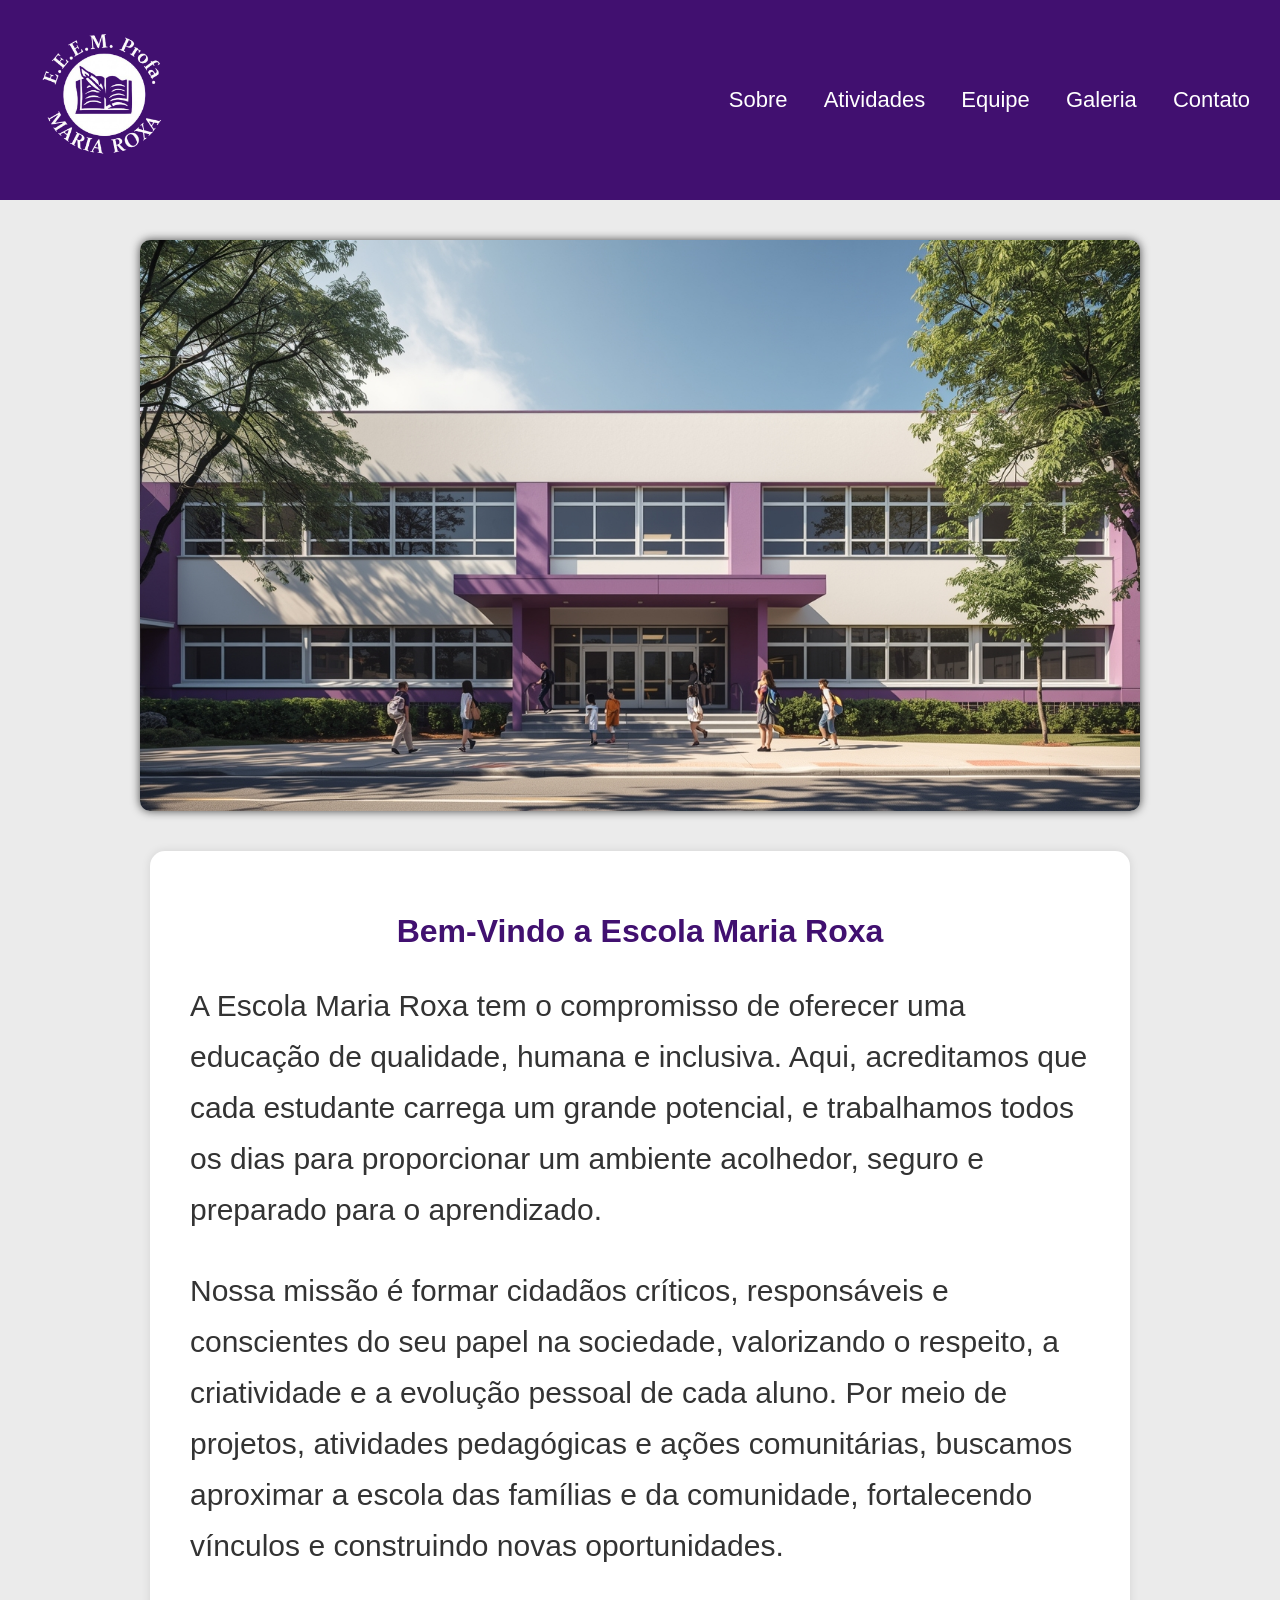
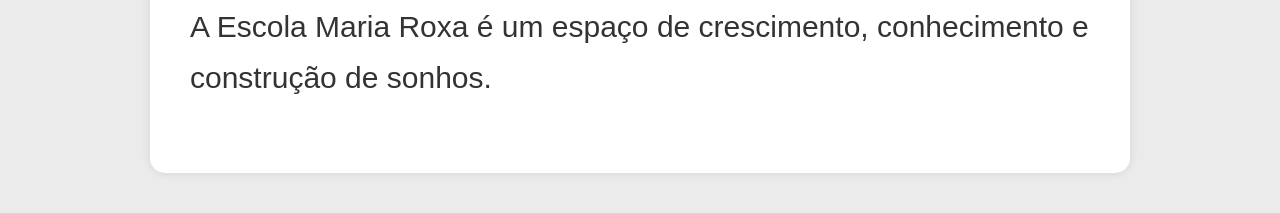
<file: index.html>
<!DOCTYPE html>
<html lang="pt-br">
<head>
    <meta charset="UTF-8">
    <meta name="viewport" content="width=device-width, initial-scale=1.0">
    <link rel="stylesheet" href="css/style.css">
    <link rel="icon" href="imagens/icones/img-logo.png">
    <title>Maria Roxa</title>
</head>
<body>
    <header class="header">
        <a href="index.html">
            <img src="imagens/icones/img-logo.png" class="img-logo">
        </a>
        <nav>
            <a href="sobre.html" class="nav-menu"> Sobre </a>

            <a href="atividades.html" class="nav-menu"> Atividades </a>
            
            <a href="equipe.html" class="nav-menu"> Equipe </a>

            <a href="galeria.html" class="nav-menu"> Galeria </a>

            <a href="contato.html" class="nav-menu"> Contato </a>
        </nav>
    </header>

    <div class="container-img">
        <img src="imagens/slider/img-escola.jpg" class="escola">
    </div>

    <div class="container-texto"> 
        <h1> Bem-Vindo a Escola Maria Roxa </h1>
        <p> A Escola Maria Roxa tem o compromisso de oferecer uma educação de qualidade, humana e inclusiva. Aqui, acreditamos que cada estudante carrega um grande potencial, e trabalhamos todos os dias para proporcionar um ambiente acolhedor, seguro e preparado para o aprendizado. <br>

        <p> Nossa missão é formar cidadãos críticos, responsáveis e conscientes do seu papel na sociedade, valorizando o respeito, a criatividade e a evolução pessoal de cada aluno. Por meio de projetos, atividades pedagógicas e ações comunitárias, buscamos aproximar a escola das famílias e da comunidade, fortalecendo vínculos e construindo novas oportunidades. <br>

        <p> A Escola Maria Roxa é um espaço de crescimento, conhecimento e construção de sonhos.</p>
        </div>
</body>
</html>
</file>
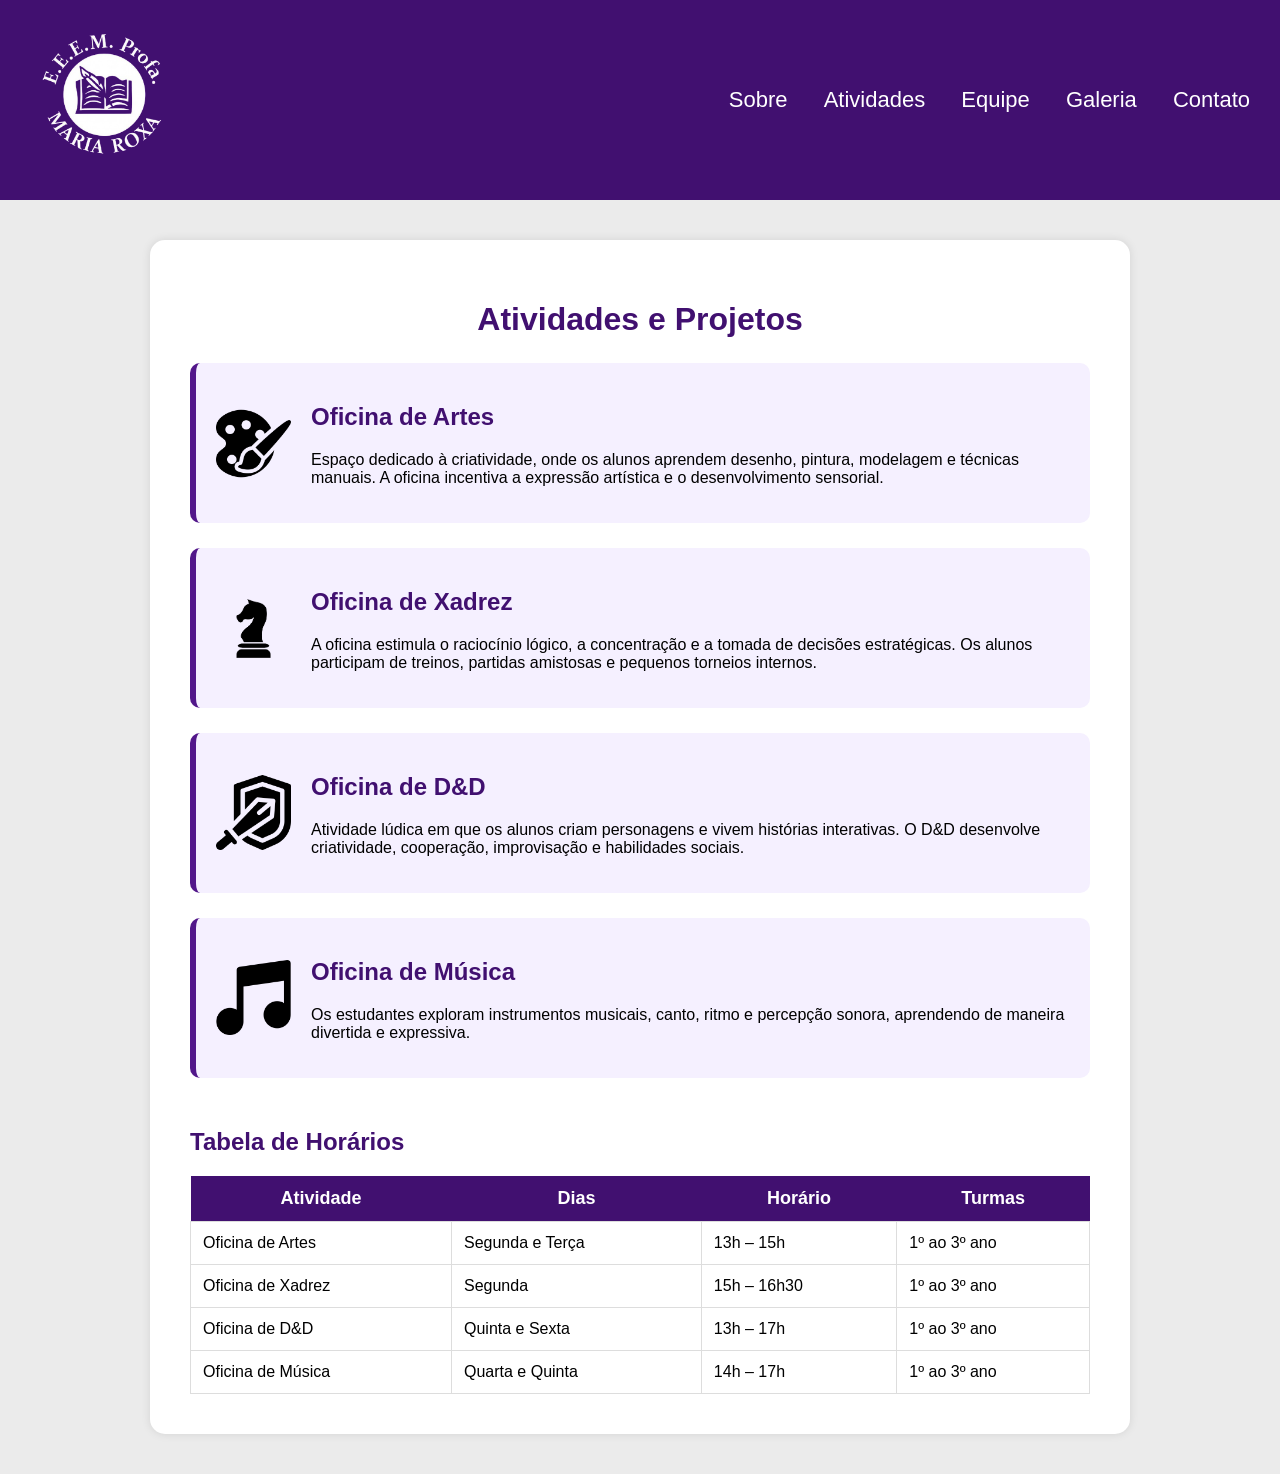
<file: atividades.html>
<!DOCTYPE html>
<html lang="pt-br">
<head>
    <meta charset="UTF-8">
    <meta name="viewport" content="width=device-width, initial-scale=1.0">
    <link rel="stylesheet" href="css/style-atividades.css">
    <link rel="icon" href="imagens/icones/img-logo.png">
    <title>Atividades - Escola Maria Roxa</title>
</head>
<body>

<header class="header">
    <a href="index.html">
        <img src="imagens/icones/img-logo.png" class="img-logo">
    </a>

        <nav>
            <a href="sobre.html" class="nav-menu"> Sobre </a>

            <a href="atividades.html" class="nav-menu"> Atividades </a>

            <a href="equipe.html" class="nav-menu"> Equipe </a>

            <a href="galeria.html" class="nav-menu"> Galeria </a>

            <a href="contato.html" class="nav-menu"> Contato </a>
        </nav>
</header>

<div class="container">

    <h1>Atividades e Projetos</h1>

    <div class="atividade">
        <img src="imagens/icones/img-artes.png">
        <div>
            <h2>Oficina de Artes</h2>
            <p>
                Espaço dedicado à criatividade, onde os alunos aprendem desenho, pintura, modelagem e técnicas manuais.
                A oficina incentiva a expressão artística e o desenvolvimento sensorial.
            </p>
        </div>
    </div>

    <div class="atividade">
        <img src="imagens/icones/img-xadrez.png">
        <div>
            <h2>Oficina de Xadrez</h2>
            <p>
                A oficina estimula o raciocínio lógico, a concentração e a tomada de decisões estratégicas.
                Os alunos participam de treinos, partidas amistosas e pequenos torneios internos.
            </p>
        </div>
    </div>

    <div class="atividade">
        <img src="imagens/icones/img-D&D.png">
        <div>
            <h2>Oficina de D&D</h2>
            <p>
                Atividade lúdica em que os alunos criam personagens e vivem histórias interativas.
                O D&D desenvolve criatividade, cooperação, improvisação e habilidades sociais.
            </p>
        </div>
    </div>

    <div class="atividade">
        <img src="imagens/icones/img-musica.png">
        <div>
            <h2>Oficina de Música</h2>
            <p>
                Os estudantes exploram instrumentos musicais, canto, ritmo e percepção sonora,
                aprendendo de maneira divertida e expressiva.
            </p>
        </div>
    </div>

    <h2 class="tabela">Tabela de Horários</h2>

    <table>
        <tr>
            <th>Atividade</th>
            <th>Dias</th>
            <th>Horário</th>
            <th>Turmas</th>
        </tr>

        <tr>
            <td>Oficina de Artes</td>
            <td>Segunda e Terça</td>
            <td>13h – 15h</td>
            <td>1º ao 3º ano</td>
        </tr>

        <tr>
            <td>Oficina de Xadrez</td>
            <td>Segunda</td>
            <td>15h – 16h30</td>
            <td>1º ao 3º ano</td>
        </tr>

        <tr>
            <td>Oficina de D&D</td>
            <td>Quinta e Sexta</td>
            <td>13h – 17h</td>
            <td>1º ao 3º ano</td>
        </tr>

        <tr>
            <td>Oficina de Música</td>
            <td>Quarta e Quinta</td>
            <td>14h – 17h</td>
            <td>1º ao 3º ano</td>
        </tr>
    </table>

</div>

</body>
</html>
</file>
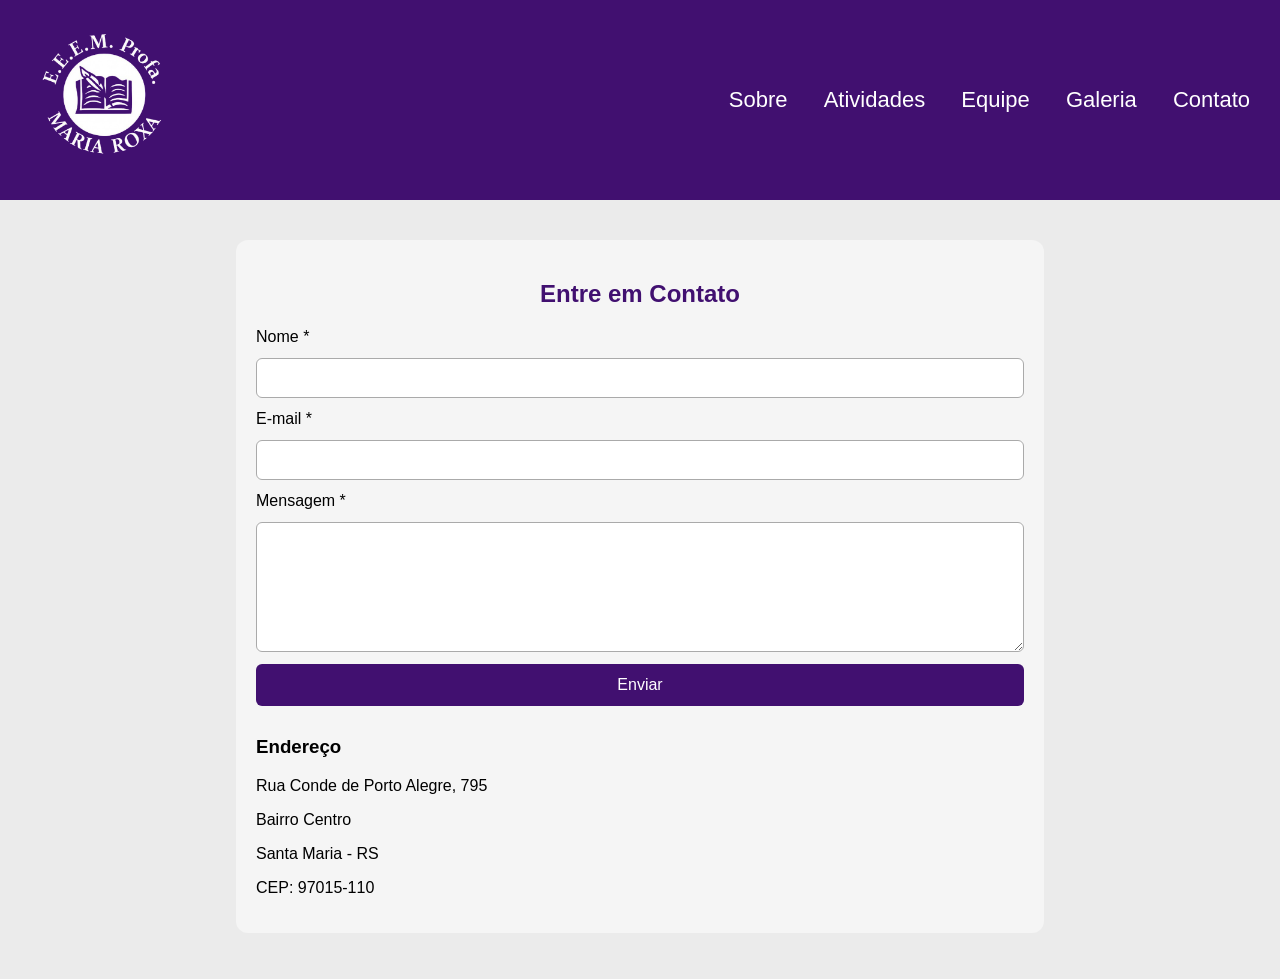
<file: contato.html>
<!DOCTYPE html>
<html lang="pt-br">
<head>
    <meta charset="UTF-8">
    <meta name="viewport" content="width=device-width, initial-scale=1.0">
    <link rel="stylesheet" href="css/style-contato.css">
    <link rel="icon" href="imagens/icones/img-logo.png">
    <title>Contato - Escola Maria Roxa</title>
</head>

<body>

<header class="header">
    <a href="index.html">
        <img src="imagens/icones/img-logo.png" class="img-logo">
    </a>

    <nav>
        <a href="sobre.html" class="nav-menu"> Sobre </a>
        <a href="atividades.html" class="nav-menu"> Atividades </a>
        <a href="equipe.html" class="nav-menu"> Equipe </a>
        <a href="galeria.html" class="nav-menu"> Galeria </a>
        <a href="contato.html" class="nav-menu"> Contato </a>
    </nav>
</header>

<section class="contato">
    <h2>Entre em Contato</h2>

    <form action="salvar-mensagem.php" method="POST" class="form">
        <label for="nome">Nome *</label>
        <input type="text" id="nome" name="nome" required>

        <label for="email">E-mail *</label>
        <input type="email" id="email" name="email" required>

        <label for="mensagem">Mensagem *</label>
        <textarea id="mensagem" name="mensagem" rows="6" required></textarea>

        <button type="submit">Enviar</button>
    </form>

    <div class="endereco">
        <h3>Endereço</h3>
        <p>Rua Conde de Porto Alegre, 795</p>
        <p>Bairro Centro</p>
        <p>Santa Maria - RS</p>
        <p>CEP: 97015-110</p>
    </div>
</section>

</body>
</html>
</file>
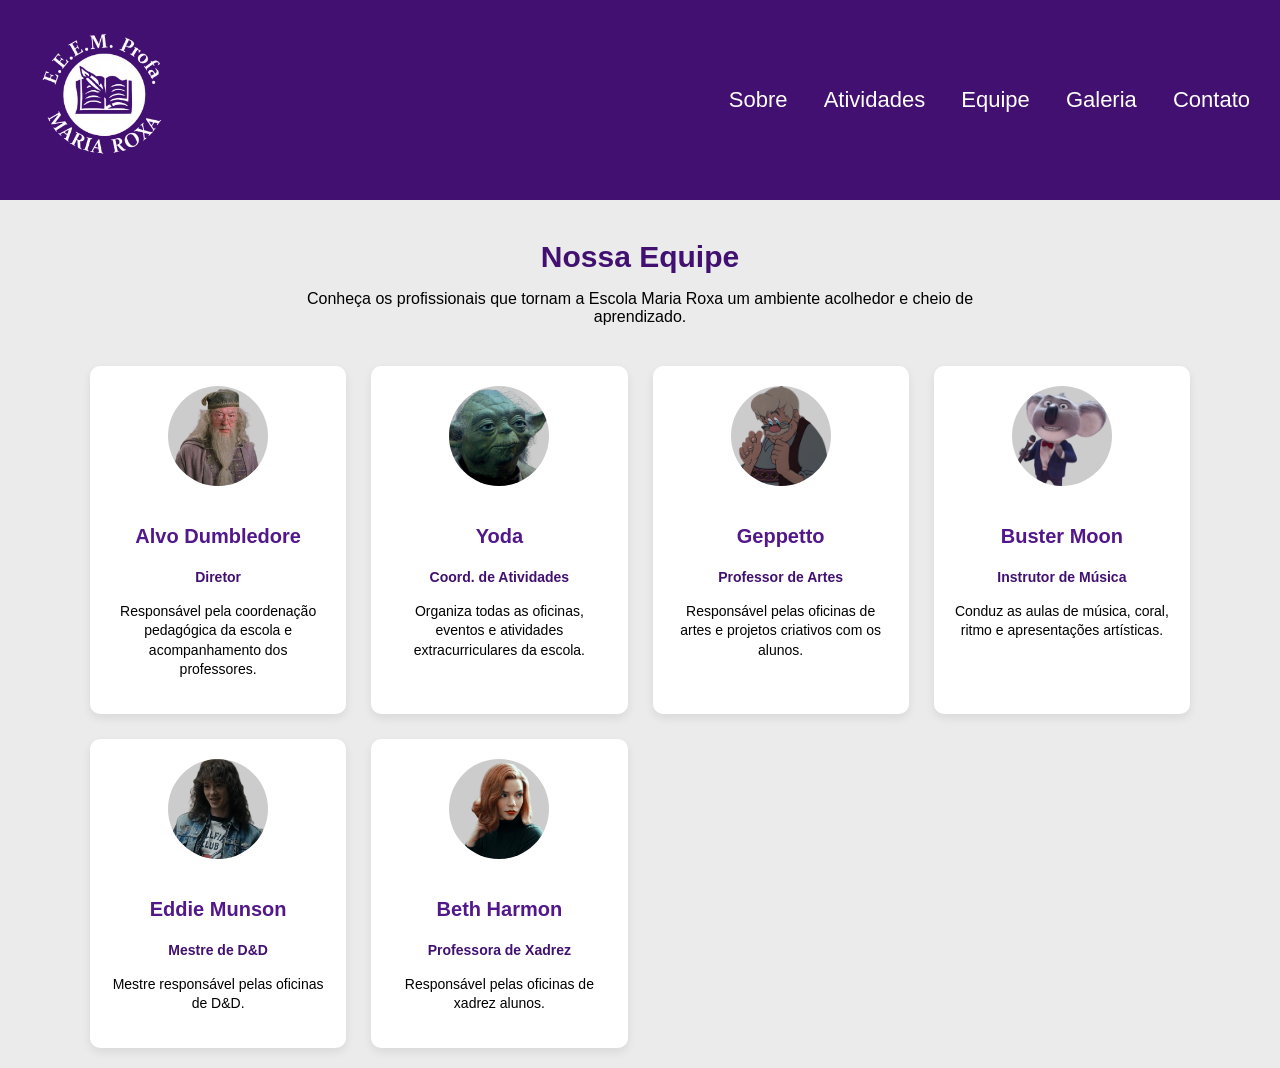
<file: equipe.html>
<!DOCTYPE html>
<html lang="pt-br">
<head>
    <meta charset="UTF-8">
    <meta name="viewport" content="width=device-width, initial-scale=1.0">
    <link rel="stylesheet" href="css/style-equipe.css">
    <link rel="icon" href="imagens/icones/img-logo.png">
    <title>Equipe - Escola Maria Roxa</title>
</head>
<body>

<header class="header">
    <a href="index.html">
        <img src="imagens/icones/img-logo.png" class="img-logo">
    </a>

        <nav>
            <a href="sobre.html" class="nav-menu"> Sobre </a>

            <a href="atividades.html" class="nav-menu"> Atividades </a>

            <a href="equipe.html" class="nav-menu"> Equipe </a>

            <a href="galeria.html" class="nav-menu"> Galeria </a>

            <a href="contato.html" class="nav-menu"> Contato </a>
        </nav>
</header>

    <div class="texto">
        <h2>Nossa Equipe</h2>
        <p>Conheça os profissionais que tornam a Escola Maria Roxa um ambiente acolhedor e cheio de aprendizado.</p>
    </div>

    <section class="grid-equipe">

        <div class="membro">
            <img src="imagens/equipe/img-diretor.png" class="foto"> 
            <h3>Alvo Dumbledore</h3>
            <p class="cargo">Diretor</p>
            <p>Responsável pela coordenação pedagógica da escola e acompanhamento dos professores.</p>
        </div>

        <div class="membro">
            <img src="imagens/equipe/img-coord.png" class="foto">
            <h3>Yoda</h3>
            <p class="cargo">Coord. de Atividades</p>
            <p>Organiza todas as oficinas, eventos e atividades extracurriculares da escola.</p>
        </div>

        <div class="membro">
            <img src="imagens/equipe/img-prof-artes.png" class="foto">
            <h3>Geppetto</h3>
            <p class="cargo">Professor de Artes</p>
            <p>Responsável pelas oficinas de artes e projetos criativos com os alunos.</p>
        </div>

        <div class="membro">
            <img src="imagens/equipe/img-prof-musica.png" class="foto">
            <h3>Buster Moon</h3>
            <p class="cargo">Instrutor de Música</p>
            <p>Conduz as aulas de música, coral, ritmo e apresentações artísticas.</p>
        </div>

        <div class="membro">
            <img src="imagens/equipe/img-mestre.png" class="foto">
            <h3>Eddie Munson</h3>
            <p class="cargo">Mestre de D&D</p>
            <p>Mestre responsável pelas oficinas de D&D.</p>
        </div>

        <div class="membro">
            <img src="imagens/equipe/img-prof-xadrez.png" class="foto">
            <h3>Beth Harmon</h3>
            <p class="cargo">Professora de Xadrez</p>
            <p>Responsável pelas oficinas de xadrez alunos.</p>
        </div>

    </section>

</body>
</html>
</file>
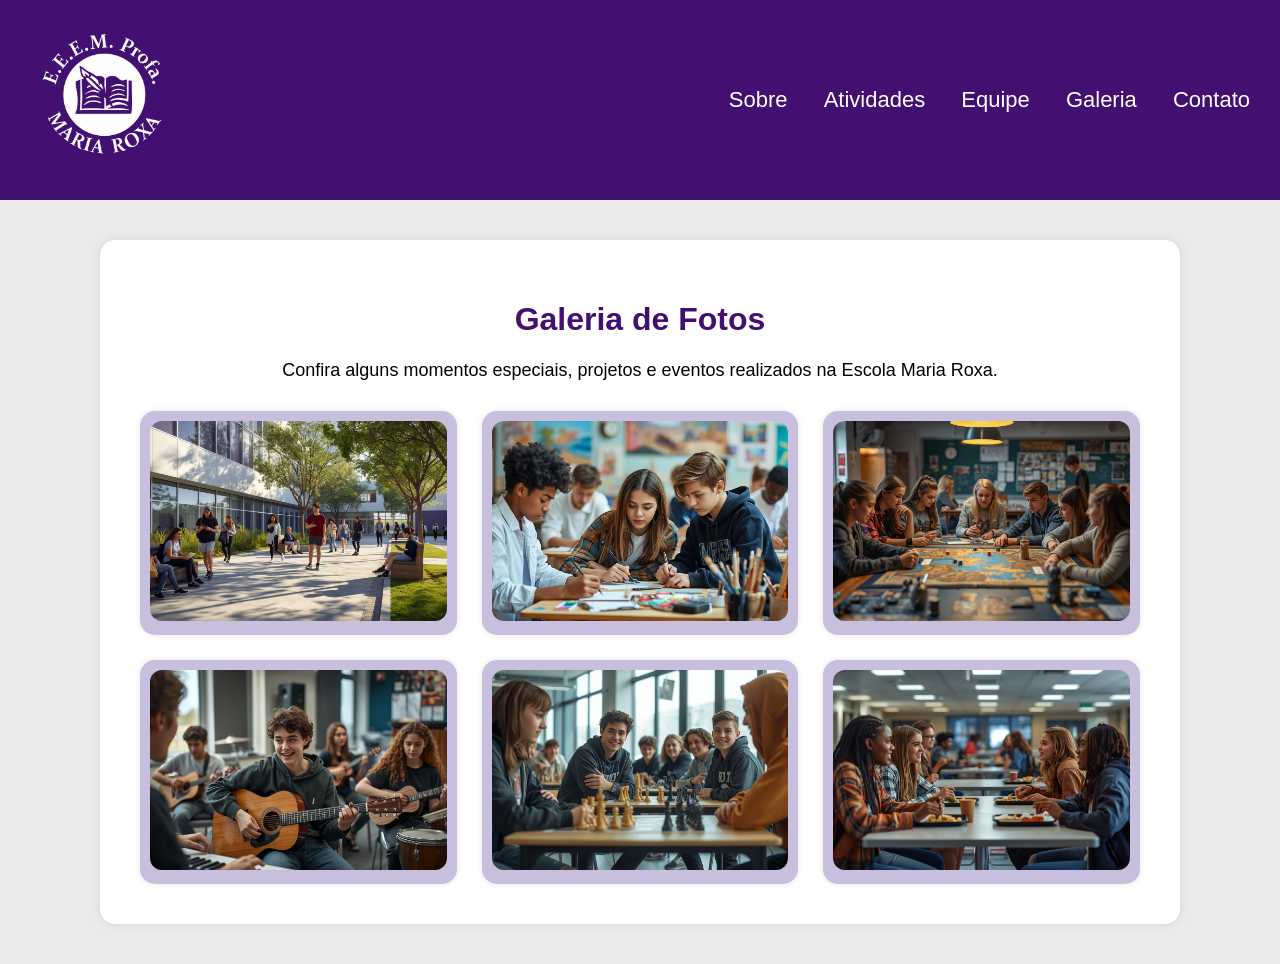
<file: galeria.html>
<!DOCTYPE html>
<html lang="pt-br">
<head>
    <meta charset="UTF-8">
    <meta name="viewport" content="width=device-width, initial-scale=1.0">
    <link rel="stylesheet" href="css/style-galeria.css">
    <link rel="icon" href="imagens/icones/img-logo.png">
    <title>Galeria - Escola Maria Roxa</title>
</head>

<body>

<header class="header">
    <a href="index.html">
        <img src="imagens/icones/img-logo.png" class="img-logo">
    </a>

    <nav>
        <a href="sobre.html" class="nav-menu"> Sobre </a>
        <a href="atividades.html" class="nav-menu"> Atividades </a>
        <a href="equipe.html" class="nav-menu"> Equipe </a>
        <a href="galeria.html" class="nav-menu"> Galeria </a>
        <a href="contato.html" class="nav-menu"> Contato </a>
    </nav>
</header>


<div class="container">

    <h1>Galeria de Fotos</h1>
    <p class="texto">
        Confira alguns momentos especiais, projetos e eventos realizados na Escola Maria Roxa.
    </p>

    <div class="galeria-grid">
        <div class="foto">
            <img src="imagens/galeria/img-patio.jpg">
        </div>

        <div class="foto">
            <img src="imagens/galeria/img-artes.jpg">
        </div>

        <div class="foto">
            <img src="imagens/galeria/img-d&d.jpg">
        </div>

        <div class="foto">
            <img src="imagens/galeria/img-musica.jpg">
        </div>

        <div class="foto">
            <img src="imagens/galeria/img-xadrez.jpg">
        </div>

        <div class="foto">
            <img src="imagens/galeria/img-refeitorio.jpg">
        </div>
    </div>

</div>

</body>
</html>
</file>
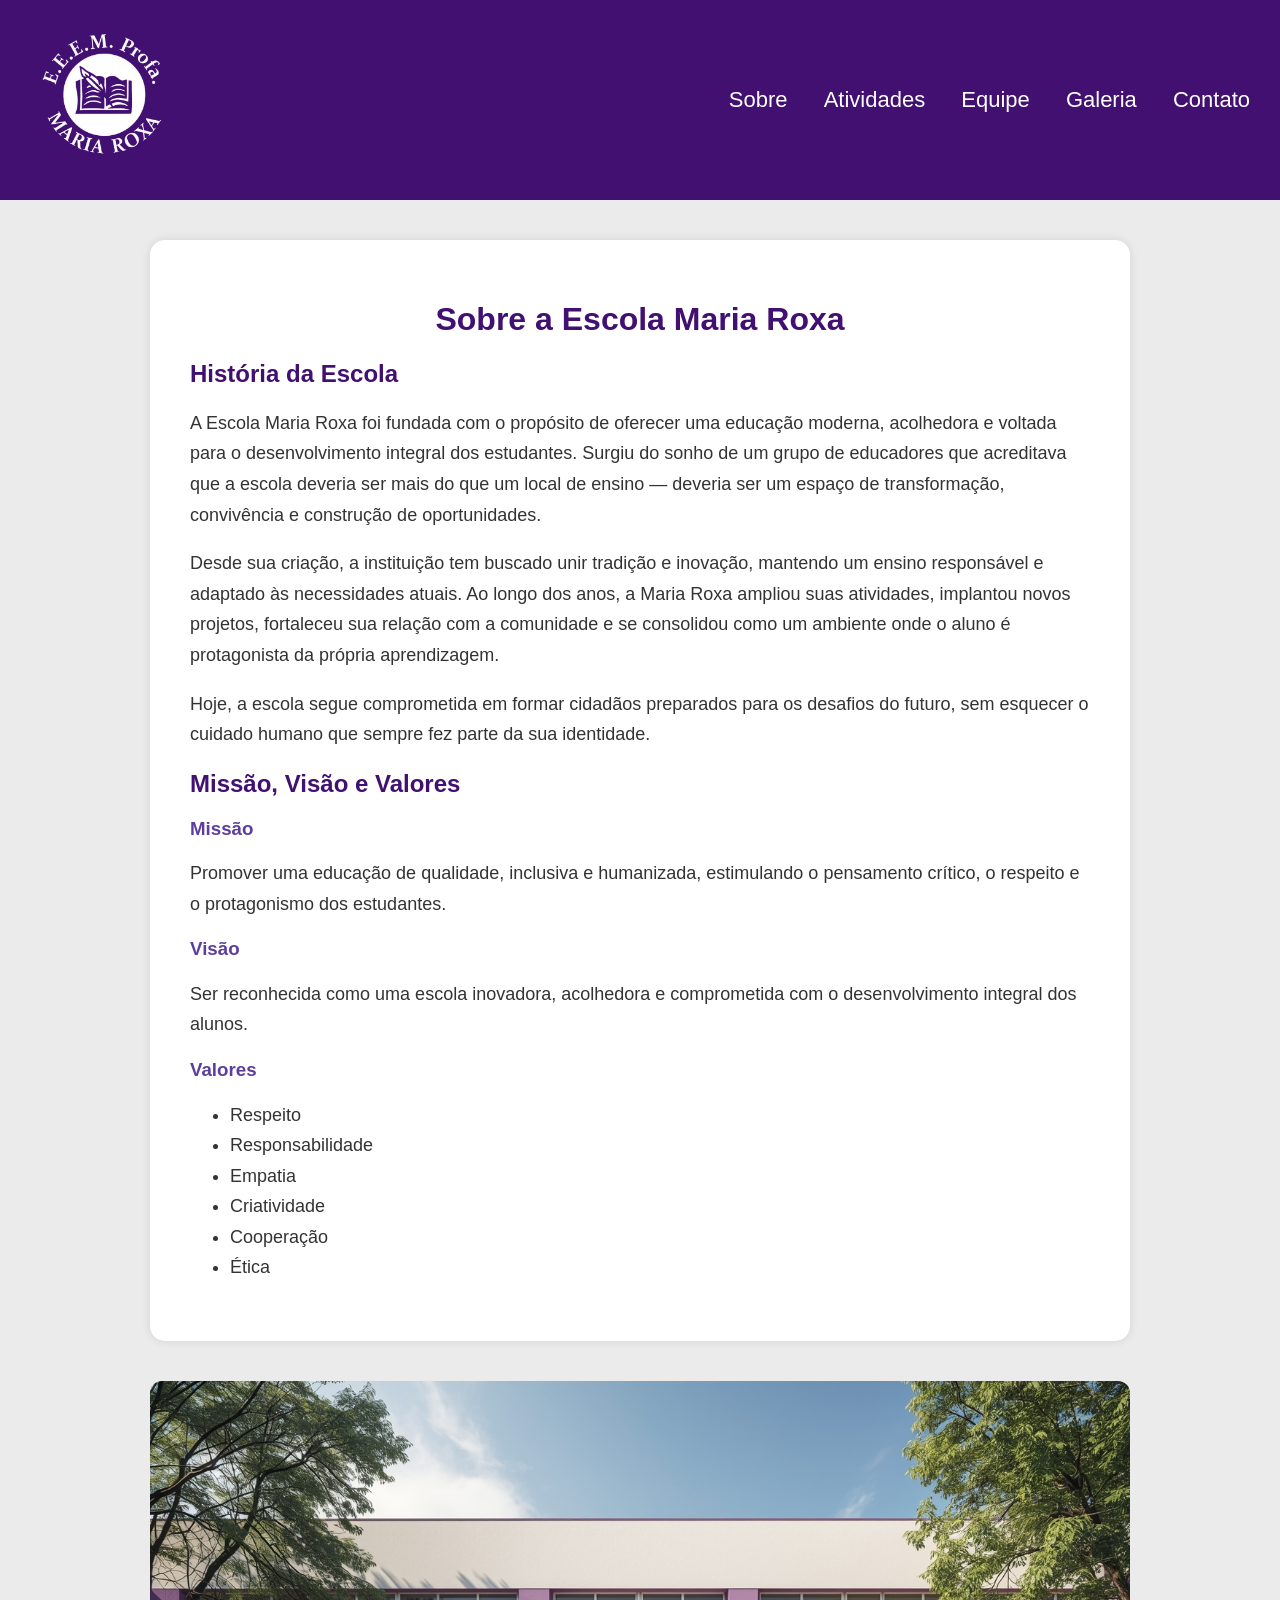
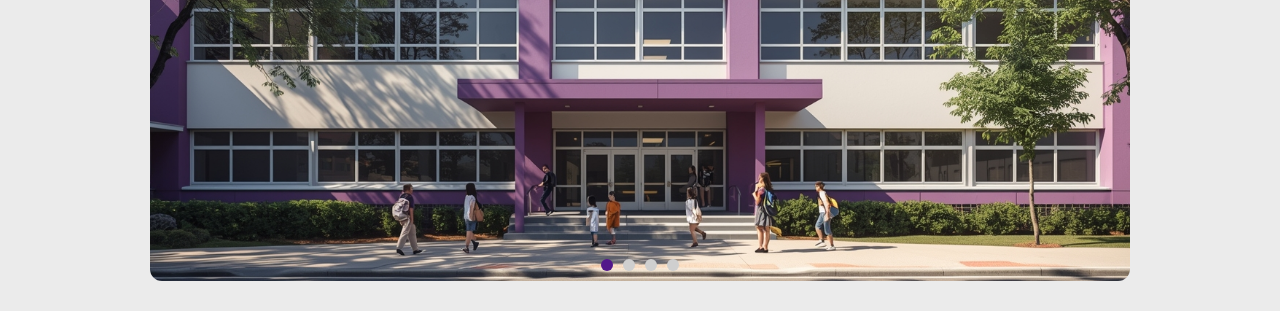
<file: sobre.html>
<!DOCTYPE html>
<html lang="pt-br">
<head>
    <meta charset="UTF-8">
    <meta name="viewport" content="width=device-width, initial-scale=1.0">
    <link rel="stylesheet" href="css/style-sobre.css">
    <link rel="icon" href="imagens/icones/img-logo.png">
    <title>Sobre - Escola Maria Roxa </title>
</head>
<body>

    <header class="header">
        <a href="index.html">
            <img src="imagens/icones/img-logo.png" class="img-logo">
        </a>

        <nav>
            <a href="sobre.html" class="nav-menu"> Sobre </a>

            <a href="atividades.html" class="nav-menu"> Atividades </a>

            <a href="equipe.html" class="nav-menu"> Equipe </a>

            <a href="galeria.html" class="nav-menu"> Galeria </a>

            <a href="contato.html" class="nav-menu"> Contato </a>
        </nav>
    </header>


    <div class="container">

        <h1>Sobre a Escola Maria Roxa</h1>

        <h2>História da Escola</h2>
        <p>
            A Escola Maria Roxa foi fundada com o propósito de oferecer uma educação moderna, acolhedora e voltada para o desenvolvimento integral dos estudantes. 
            Surgiu do sonho de um grupo de educadores que acreditava que a escola deveria ser mais do que um local de ensino — deveria ser um espaço de transformação, convivência e construção de oportunidades.
        </p>

        <p>
            Desde sua criação, a instituição tem buscado unir tradição e inovação, mantendo um ensino responsável e adaptado às necessidades atuais. Ao longo dos anos, a Maria Roxa ampliou suas atividades, implantou novos projetos, fortaleceu sua relação com a comunidade e se consolidou como um ambiente onde o aluno é protagonista da própria aprendizagem.
        </p>

        <p>
            Hoje, a escola segue comprometida em formar cidadãos preparados para os desafios do futuro, sem esquecer o cuidado humano que sempre fez parte da sua identidade.
        </p>

        <h2>Missão, Visão e Valores</h2>

        <h3>Missão</h3>
        <p>
            Promover uma educação de qualidade, inclusiva e humanizada, estimulando o pensamento crítico, o respeito e o protagonismo dos estudantes.
        </p>

        <h3>Visão</h3>
        <p>
            Ser reconhecida como uma escola inovadora, acolhedora e comprometida com o desenvolvimento integral dos alunos.
        </p>

        <h3>Valores</h3>
        <ul>
            <li>Respeito</li>
            <li>Responsabilidade</li>
            <li>Empatia</li>
            <li>Criatividade</li>
            <li>Cooperação</li>
            <li>Ética</li>
        </ul>

    </div>

    <div class="slider">
    <input type="radio" name="slide" id="s1" checked>
    <input type="radio" name="slide" id="s2">
    <input type="radio" name="slide" id="s3">
    <input type="radio" name="slide" id="s4">

    <div class="slides">
        <div class="slide">
            <img src="imagens/slider/img-escola.jpg">
        </div>
        <div class="slide">
            <img src="imagens/slider/img-sala.jpg">
        </div>
        <div class="slide">
            <img src="imagens/slider/img-alunos1.jpg">
        </div>
        <div class="slide">
            <img src="imagens/slider/img-alunos2.jpg">
        </div>
    </div>

    <div class="nav">
        <label for="s1"></label>
        <label for="s2"></label>
        <label for="s3"></label>
        <label for="s4"></label>
    </div>
</div>

</body>

</html>
</file>
<file: css/style.css>
body {
    margin: 0;
    padding: 0;
    font-family: 'Poppins', sans-serif;
    background-color: #ebebeb;
}

.header {
    background-color: #411070;
    height: 200px;
    display: flex;
    align-items: center;
    justify-content: space-between;
}

.img-logo{
    width: 150px;
    padding-left: 30px;
}

.nav-menu {
    color: white;
    text-decoration: none;
    font-size: 22px;
    margin-right: 30px;
}

.container-img{
    max-width: 1200px;
    margin: 40px auto;
    display: flex;
    justify-content: center;
}

.escola {
    width: 1000px;
    border-radius: 10px;
    box-shadow: 0 0 10px rgba(0, 0, 0, 0.7);
}

.container-texto {
    max-width: 900px;
    margin: 40px auto;
    background: white;
    padding: 40px;
    border-radius: 15px;
    box-shadow: 0 0 10px rgba(0,0,0,0.1);
}

h1 {
    color:#411070;
    text-align: center;

}

p {
    color:#333333;
    font-size: 30px;
    line-height: 1.7;
}
</file>
<file: css/style-atividades.css>
body {
    margin: 0;
    padding: 0;
    font-family: 'Poppins', sans-serif;
    background-color: #ebebeb;
}

.header {
    background-color: #411070;
    height: 200px;
    display: flex;
    align-items: center;
    justify-content: space-between;
}

.img-logo {
    width: 150px;
    padding-left: 30px;
}

.nav-menu {
    color: white;
    text-decoration: none;
    font-size: 22px;
    margin-right: 30px;
}

.container {
    max-width: 900px;
    margin: 40px auto;
    background: white;
    padding: 40px;
    border-radius: 15px;
    box-shadow: 0 0 10px rgba(0,0,0,0.1);
}

h1 {
    color: #411070;
    text-align: center;
}

.atividade {
    display: flex;
    align-items: center;
    gap: 20px;
    margin: 25px 0;
    padding: 20px;
    border-left: 6px solid #52178a;
    background: #f5f0ff;
    border-radius: 10px;
}

.atividade img {
    width: 75px;
    height: 75px;
}

.atividade h2 {
    color: #411070;
}

.tabela {
    margin-top: 50px;
    color: #411070;
}

table {
    width: 100%;
    border-collapse: collapse;
    margin-top: 15px;
    background: #fff;
}

table th {
    background-color: #411070;
    color: white;
    padding: 12px;
    font-size: 18px;
}

table td {
    padding: 12px;
    border: 1px solid #ddd;
}
</file>
<file: css/style-contato.css>
body {
    margin: 0;
    padding: 0;
    font-family: 'Poppins', sans-serif;
    background-color: #ebebeb;
}

.header {
    background-color: #411070;
    height: 200px;
    display: flex;
    align-items: center;
    justify-content: space-between;
}

.img-logo {
    width: 150px;
    padding-left: 30px;
}

.nav-menu {
    color: white;
    text-decoration: none;
    font-size: 22px;
    margin-right: 30px;
}

.contato {
    width: 60%;
    margin: 40px auto;
    padding: 20px;
    background: #f5f5f5;
    border-radius: 12px;
}

.contato h2 {
    text-align: center;
    margin-bottom: 20px;
    color:#411070;
}

.form {
    display: flex;
    flex-direction: column;
    gap: 12px;
}

.form input,
.form textarea {
    padding: 10px;
    border: 1px solid #aaa;
    border-radius: 6px;
    font-size: 16px;
}

.form button {
    background: #411070;
    color: white;
    padding: 12px;
    font-size: 16px;
    border: none;
    border-radius: 6px;
    cursor: pointer;
}

.form button:hover {
    background: #52178a;
}

.endereco {
    margin-top: 30px;
}
</file>
<file: css/style-equipe.css>
body {
    margin: 0;
    padding: 0;
    font-family: 'Poppins', sans-serif;
    background-color: #ebebeb;
}

.header {
    background-color: #411070;
    height: 200px;
    display: flex;
    align-items: center;
    justify-content: space-between;
}

.img-logo {
    width: 150px;
    padding-left: 30px;
}

.nav-menu {
    color: white;
    text-decoration: none;
    font-size: 22px;
    margin-right: 30px;
}

.texto {
    text-align: center;
    margin: 40px auto 20px;
    max-width: 700px;
    padding: 0 20px;
}

.texto h2 {
    color: #411070;
    font-size: 30px;
    margin-bottom: 10px;
}

.grid-equipe {  
    max-width: 1100px;
    margin: auto;
    padding: 20px;
    display: grid;
    grid-template-columns: repeat(auto-fit, minmax(250px, 1fr));
    gap: 25px;
}

.membro {
    background: white;
    padding: 20px;
    border-radius: 10px;
    text-align: center;
    box-shadow: 0 4px 10px rgba(0,0,0,0.08);
}

.foto {
    width: 100px;
    height: 100px;
    background-color: #ccc;
    border-radius: 50%;
    margin: 0 auto 15px;
    object-fit: cover;
}

.membro h3 {
    font-size: 20px;
    color: #52178a;
}

.membro .cargo {
    font-weight: bold;
    color: #411070;
    margin-bottom: 8px;
}

.membro p {
    font-size: 14px;
    line-height: 1.4;
}
</file>
<file: css/style-galeria.css>
body {
    margin: 0;
    padding: 0;
    font-family: 'Poppins', sans-serif;
    background-color: #ebebeb;
}

.header {
    background-color: #411070;
    height: 200px;
    display: flex;
    align-items: center;
    justify-content: space-between;
}

.img-logo {
    width: 150px;
    padding-left: 30px;
}

.nav-menu {
    color: white;
    text-decoration: none;
    font-size: 22px;
    margin-right: 30px;
}

.container {
    max-width: 1000px;
    margin: 40px auto;
    background: white;
    padding: 40px;
    border-radius: 15px;
    box-shadow: 0 0 10px rgba(0,0,0,0.1);
}

h1 {
    color: #411070;
    text-align: center;
}

.texto {
    text-align: center;
    margin-bottom: 30px;
    font-size: 18px;
}

.galeria-grid {
    display: grid;
    grid-template-columns: repeat(auto-fit, minmax(250px, 1fr));
    gap: 25px;
}

.foto {
    background: #c8bedd;
    border-radius: 15px;
    padding: 10px;
    box-shadow: 0 0 6px rgba(0,0,0,0.1);
    transition: transform .2s;
}

.foto:hover {
    transform: scale(1.03);
}

.foto img {
    width: 100%;
    height: 200px;
    object-fit: cover;
    border-radius: 12px;
}
</file>
<file: css/style-sobre.css>
body {
    margin: 0;
    padding: 0;
    font-family: 'Poppins', sans-serif;
    background-color: #ebebeb;
}

.header {
    background-color: #411070;
    height: 200px;
    display: flex;
    align-items: center;
    justify-content: space-between;
}

.img-logo {
    width: 150px;
    padding-left: 30px;
}

.nav-menu {
    color: white;
    text-decoration: none;
    font-size: 22px;
    margin-right: 30px;
}

.container {
    max-width: 900px;
    margin: 40px auto;
    background: white;
    padding: 40px;
    border-radius: 15px;
    box-shadow: 0 0 10px rgba(0,0,0,0.1);
}

h1 {
    color: #411070;
    text-align: center;
}

h2 {
    color: #411070;
}

h3 {
    color: #5e3e9c;
}

p {
    color: #333333;
    font-size: 18px;
    line-height: 1.7;
}

ul {
    color: #333333;
    font-size: 18px;
    line-height: 1.7;
}

.slider {
    width: 980px;
    height: 500px;
    margin: 30px auto;
    position: relative;
    overflow: hidden;
    border-radius: 12px;
}

/* Ocultar os inputs */
.slider input {
    display: none;
}

/* Container dos slides */
.slides {
    display: flex;
    width: 100%; /* 4 slides */
    height: 100%;
    transition: transform 0.6s ease;
    animation: autoplay 15s infinite;
}


/* Cada slide */
.slide {
    width: 100%;
    height: 100%;
    flex-shrink: 0;
}

/* Imagens */
.slide img {
    width: 100%;
    height: 100%;
    object-fit: cover;
}

/* Navegação (bolinhas) */
.nav {
    position: absolute;
    bottom: 10px;
    left: 50%;
    transform: translateX(-50%);
    display: flex;
    gap: 10px;
}

.nav label {
    width: 12px;
    height: 12px;
    background: #cfcfcf;
    border-radius: 50%;
    cursor: pointer;
    transition: 0.3s;
}

#s1:checked ~ .nav label[for="s1"] { background: #52178a; }
#s2:checked ~ .nav label[for="s2"] { background: #52178a; }
#s3:checked ~ .nav label[for="s3"] { background: #52178a; }
#s4:checked ~ .nav label[for="s4"] { background: #52178a; }

/* Movimento dos slides */
#s1:checked ~ .slides {
    transform: translateX(0);
}

#s2:checked ~ .slides {
    transform: translateX(-100%);
}

#s3:checked ~ .slides {
    transform: translateX(-200%);
}

#s4:checked ~ .slides {
    transform: translateX(-300%);
}
</file>
